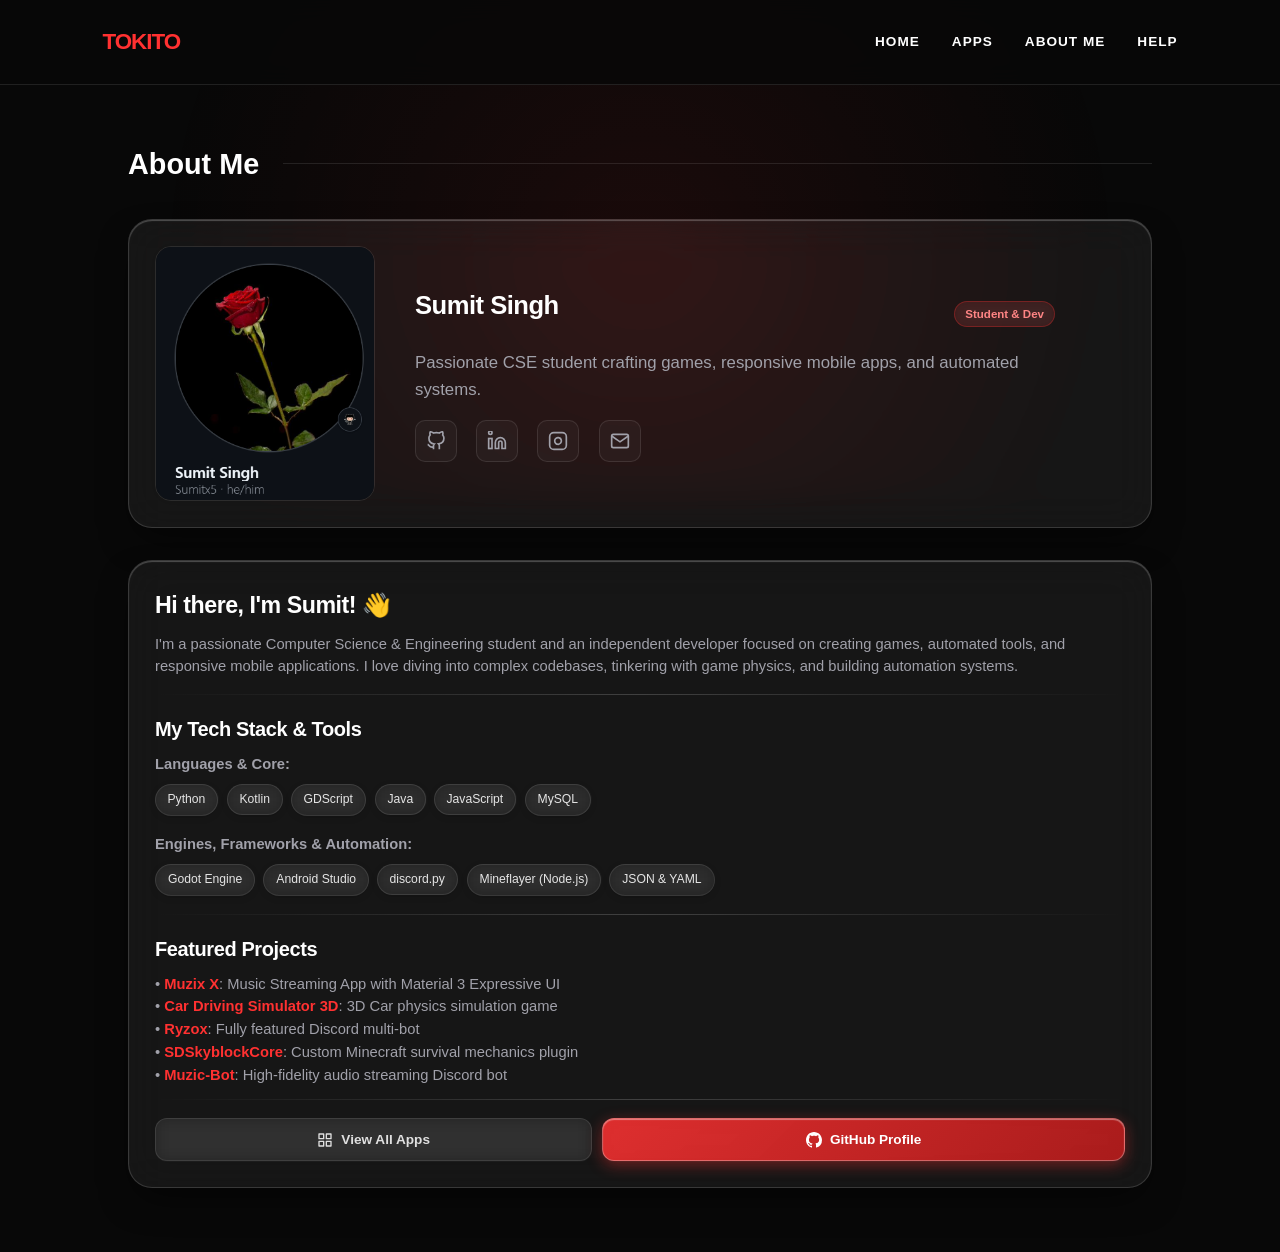
<file: aboutme/index.html>
<!DOCTYPE html>
<html lang="en">
<head>
    <meta charset="UTF-8">
    <meta name="viewport" content="width=device-width, initial-scale=1.0">
    <title>About Tokito</title>
    <link rel="stylesheet" href="../assets/css/index.css">
    <link rel="stylesheet" href="../assets/css/design.css">
</head>
<body>
    <nav>
        <div class="logo">Tokito</div>
        <div class="nav-links">
            <a href="../index.html">Home</a>
            <a href="../index.html#apps">Apps</a>
            <a href="../aboutme/">About Me</a>
            <a href="../help/">Help</a>
        </div>
    </nav>

    <br>
    <br>

    <h2 class="section-header" id="aboutme">About Me</h2>
    <div class="aboutme" id="aboutme_content">
        <div class="glass-card" style="margin-bottom: 2rem;">
            <div class="profile-layout" style="margin-bottom: 0;">
                <img src="../assets/images/profile.png" alt="Sumit" class="profile-img">
                
                <div class="profile-text-content" style="width: 100%;">
                    <div style="display: flex; justify-content: space-between; align-items: center; gap: 10px;">
                        <h3 class="glass-heading">Sumit Singh</h3>
                        <span class="glass-version">Student & Dev</span>
                    </div>
                    <p class="glass-desc" style="margin: 8px 0 16px;">
                        Passionate CSE student crafting games, responsive mobile apps, and automated systems.
                    </p>

                    <div class="social-links" style="margin-top: 0;">
                        <a href="https://github.com/Sumitx5" target="_blank" rel="noopener noreferrer" title="GitHub">
                            <svg viewBox="0 0 24 24" fill="none" stroke="currentColor" stroke-width="2"><path d="M9 19c-5 1.5-5-2.5-7-3m14 6v-3.87a3.37 3.37 0 0 0-.94-2.61c3.14-.35 6.44-1.54 6.44-7A5.44 5.44 0 0 0 20 4.77 5.07 5.07 0 0 0 19.91 1S18.73.65 16 2.48a13.38 13.38 0 0 0-7 0C6.27.65 5.09 1 5.09 1A5.07 5.07 0 0 0 5 4.77a5.44 5.44 0 0 0-1.5 3.78c0 5.42 3.3 6.61 6.44 7A3.37 3.37 0 0 0 9 18.13V22"></path></svg>
                        </a>
                        <a href="https://linkedin.com/in/Sumitx5" target="_blank" rel="noopener noreferrer" title="LinkedIn">
                            <svg viewBox="0 0 24 24" fill="none" stroke="currentColor" stroke-width="2"><path d="M16 8a6 6 0 0 1 6 6v7h-4v-7a2 2 0 0 0-2-2 2 2 0 0 0-2 2v7h-4v-7a6 6 0 0 1 6-6z"></path><rect x="2" y="9" width="4" height="12"></rect><circle cx="4" cy="2" r="2"></circle></svg>
                        </a>
                        <a href="https://instagram.com/Sumit_x1.1" target="_blank" rel="noopener noreferrer" title="Instagram">
                            <svg viewBox="0 0 24 24" fill="none" stroke="currentColor" stroke-width="2"><rect x="2" y="2" width="20" height="20" rx="5" ry="5"></rect><path d="M16 11.37A4 4 0 1 1 12.63 8 4 4 0 0 1 16 11.37z"></path><line x1="17.5" y1="6.5" x2="17.51" y2="6.5"></line></svg>
                        </a>
                        <a href="mailto:sumitsingh282698@gmail.com" title="Email">
                            <svg viewBox="0 0 24 24" fill="none" stroke="currentColor" stroke-width="2"><path d="M4 4h16c1.1 0 2 .9 2 2v12c0 1.1-.9 2-2 2H4c-1.1 0-2-.9-2-2V6c0-1.1.9-2 2-2z"></path><polyline points="22,6 12,13 2,6"></polyline></svg>
                        </a>
                    </div>
                </div>
            </div>
        </div>

        <div class="glass-card">
            <div class="title-row">
                <h3 class="glass-heading">Hi there, I'm Sumit! 👋</h3>
            </div>
            <p class="glass-desc">
                I'm a passionate Computer Science & Engineering student and an independent developer 
                focused on creating games, automated tools, and responsive mobile applications. 
                I love diving into complex codebases, tinkering with game physics, and building automation systems.
            </p>

            <hr class="glass-divider">

            <div class="title-row">
                <h3 class="glass-heading" style="font-size: 1.25rem;">My Tech Stack & Tools</h3>
            </div>
            <p class="glass-desc" style="margin-bottom: 8px;"><b>Languages & Core:</b></p>
            <div class="badge-group2">
                <span class="glass-badge">Python</span>
                <span class="glass-badge">Kotlin</span>
                <span class="glass-badge">GDScript</span>
                <span class="glass-badge">Java</span>
                <span class="glass-badge">JavaScript</span>
                <span class="glass-badge">MySQL</span>
            </div>

            <p class="glass-desc" style="margin-bottom: 8px;"><b>Engines, Frameworks & Automation:</b></p>
            <div class="badge-group2">
                <span class="glass-badge">Godot Engine</span>
                <span class="glass-badge">Android Studio</span>
                <span class="glass-badge">discord.py</span>
                <span class="glass-badge">Mineflayer (Node.js)</span>
                <span class="glass-badge">JSON & YAML</span>
            </div>

            <hr class="glass-divider">

            <div class="title-row">
                <h3 class="glass-heading" style="font-size: 1.25rem;">Featured Projects</h3>
            </div>
            <p class="glass-desc" style="margin-bottom: 12px;">
                • <a href="https://github.com/Sumitx5/Muzix_X" target="_blank" rel="noopener noreferrer" style="color: var(--primary); text-decoration: none; font-weight: 600;">Muzix X</a>: Music Streaming App with Material 3 Expressive UI<br>
                • <a href="https://github.com/Sumitx5/Rolling-Cars-3D" target="_blank" rel="noopener noreferrer" style="color: var(--primary); text-decoration: none; font-weight: 600;">Car Driving Simulator 3D</a>: 3D Car physics simulation game<br>
                • <a href="https://github.com/Sumitx5/Ryzox" target="_blank" rel="noopener noreferrer" style="color: var(--primary); text-decoration: none; font-weight: 600;">Ryzox</a>: Fully featured Discord multi-bot<br>
                • <a href="https://github.com/Sumitx5/SDSkyblockCore" target="_blank" rel="noopener noreferrer" style="color: var(--primary); text-decoration: none; font-weight: 600;">SDSkyblockCore</a>: Custom Minecraft survival mechanics plugin<br>
                • <a href="https://github.com/Sumitx5/Muzic-Bot" target="_blank" rel="noopener noreferrer" style="color: var(--primary); text-decoration: none; font-weight: 600;">Muzic-Bot</a>: High-fidelity audio streaming Discord bot
            </p>

            <hr class="glass-divider">

            <div class="glass-actions">
                <a href="../index.html" class="glass-btn-secondary">
                    <svg width="16" height="16" viewBox="0 0 24 24" fill="none" stroke="currentColor" stroke-width="2" stroke-linecap="round" stroke-linejoin="round">
                        <rect x="3" y="3" width="7" height="7"></rect>
                        <rect x="14" y="3" width="7" height="7"></rect>
                        <rect x="14" y="14" width="7" height="7"></rect>
                        <rect x="3" y="14" width="7" height="7"></rect>
                    </svg>
                    <span>View All Apps</span>
                </a>
                <a href="https://github.com/Sumitx5" target="_blank" rel="noopener noreferrer" class="glass-btn-primary">
                    <svg width="16" height="16" viewBox="0 0 24 24" fill="currentColor">
                        <path d="M12 0C5.37 0 0 5.37 0 12c0 5.31 3.435 9.795 8.205 11.385.6.105.825-.255.825-.57 0-.285-.015-1.23-.015-2.235-3.015.555-3.795-.735-4.035-1.41-.135-.345-.72-1.41-1.23-1.695-.42-.225-1.02-.78-.015-.795.945-.015 1.62.87 1.845 1.23 1.08 1.815 2.805 1.305 3.495.99.105-.78.42-1.305.765-1.605-2.67-.3-5.46-1.335-5.46-5.925 0-1.305.465-2.385 1.23-3.225-.12-.3-.54-1.53.12-3.18 0 0 1.005-.315 3.3 1.23.96-.27 1.98-.405 3-.405s2.04.135 3 .405c2.295-1.56 3.3-1.23 3.3-1.23.66 1.65.24 2.88.12 3.18.765.84 1.23 1.905 1.23 3.225 0 4.605-2.805 5.625-5.475 5.925.435.375.81 1.095.81 2.22 0 1.605-.015 2.895-.015 3.3 0 .315.225.69.825.57A12.02 12.02 0 0024 12c0-6.63-5.37-12-12-12z"/>
                    </svg>
                    <span>GitHub Profile</span>
                </a>
            </div>
        </div>
    </div>
</body>
</html>
</file>
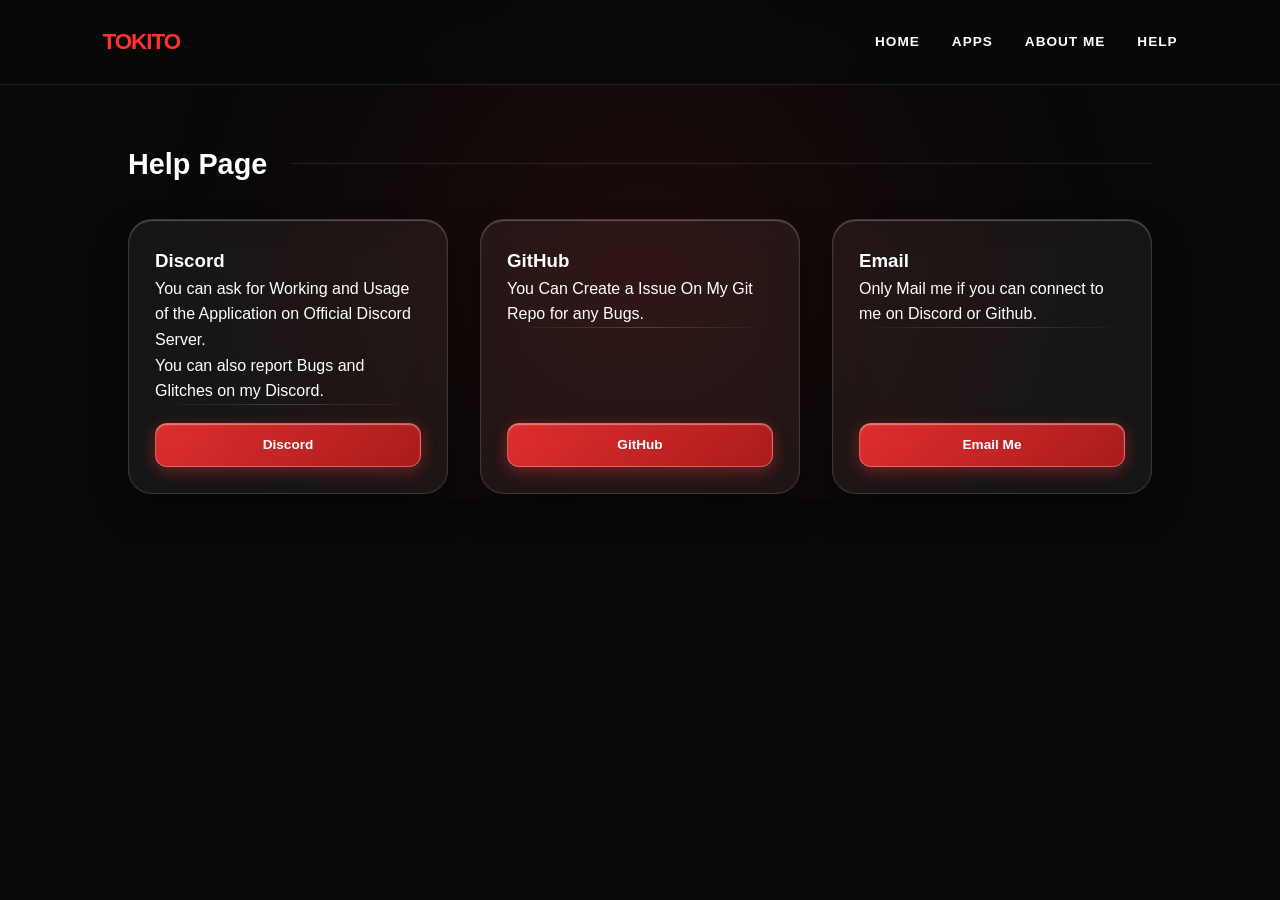
<file: help/index.html>
<!DOCTYPE html>
<html lang="en">
<head>
    <meta charset="UTF-8">
    <meta name="viewport" content="width=device-width, initial-scale=1.0">
    <title>Help Tokito's World</title>
    <link rel="stylesheet" href="../assets/css/index.css">
    <link rel="stylesheet" href="../assets/css/design.css">
</head>
<body>
    <nav>
        <div class="logo" href="../index.html">Tokito</div>
        <div class="nav-links">
            <a href="../index.html">Home</a>
            <a href="../index.html#apps">Apps</a>
            <a href="../aboutme/">About Me</a>
            <a href="../help/">Help</a>
        </div>
    </nav>

    <br>
    <br>

    <h2 class="section-header" id="aboutme">Help Page</h2>
    <div class="cards-grid">
        <div class="glass-card">
            <h3>Discord</h3>
            <p>You can ask for Working and Usage of the Application on Official Discord Server.</p>
            <p>You can also report Bugs and Glitches on my Discord.</p>
            <div class="glass-divider"></div>
            <div class="glass-actions">
                <a href="#" class="glass-btn-primary">
                    Discord
                </a>
            </div>
        </div>

        <div class="glass-card">
            <h3>GitHub</h3>
            <p>You Can Create a Issue On My Git Repo for any Bugs.</p>
            <div class="glass-divider"></div>
            <div class="glass-actions">
                <a href="#" class="glass-btn-primary">
                    GitHub
                </a>
            </div>
        </div>

        <div class="glass-card">
            <h3>Email</h3>
            <p>Only Mail me if you can connect to me on Discord or Github.</p>
            <div class="glass-divider"></div>
            <div class="glass-actions">
                <a href="#" class="glass-btn-primary">
                    Email Me
                </a>
            </div>
        </div>
    </div>
</body>
</html>
</file>
<file: assets/css/index.css>
:root {
    --primary: #ff3131;
    --bg-dark: #080808;
    --card-bg: rgba(255, 255, 255, 0.03);
    --border-color: rgba(255, 255, 255, 0.1);
    --text-main: #ffffff;
    --text-dim: #a1a1aa;
    --transition: all 0.4s cubic-bezier(0.175, 0.885, 0.32, 1.275);
}

* {
    margin: 0;
    padding: 0;
    box-sizing: border-box;
    scroll-behavior: smooth;
}

body {
    font-family: 'Segoe UI', Roboto, -apple-system, sans-serif;
    background-color: var(--bg-dark);
    color: var(--text-main);
    overflow-x: hidden;
    line-height: 1.6;
}

/*Background */
body::before {
    content: "";
    position: fixed;
    top: 0;
    left: 50%;
    transform: translateX(-50%);
    width: 100%;
    height: 500px;
    background: radial-gradient(circle, rgba(255, 49, 49, 0.08) 0%, transparent 70%);
    z-index: -1;
    pointer-events: none;
}

/*Navigation */
nav {
    position: fixed;
    top: 0;
    width: 100%;
    padding: 1.5rem 8%;
    display: flex;
    justify-content: space-between;
    align-items: center;
    background: rgba(8, 8, 8, 0.8);
    backdrop-filter: blur(12px);
    border-bottom: 1px solid var(--border-color);
    z-index: 1000;
}

.logo {
    font-size: 1.4rem;
    font-weight: 800;
    letter-spacing: -1px;
    color: var(--primary);
    text-transform: uppercase;
}

.nav-links {
    display: flex;
    gap: 2rem;
}

.nav-links a {
    text-decoration: none;
    color: var(--text-main);
    font-size: 0.85rem;
    font-weight: 600;
    text-transform: uppercase;
    letter-spacing: 1px;
    transition: 0.3s;
}

.nav-links a:hover {
    color: var(--primary);
}

/*Main*/
.hero {
    height: 100vh;
    display: flex;
    flex-direction: column;
    justify-content: center;
    align-items: center;
    text-align: center;
    padding: 0 10%;
}

.hero h1 {
    font-size: clamp(2.5rem, 8vw, 5rem);
    font-weight: 900;
    margin-bottom: 1rem;
    letter-spacing: -2px;
}

.hero h1 span {
    color: var(--primary);
    text-shadow: 0 0 20px rgba(255, 49, 49, 0.3);
}

.hero p {
    font-size: 1.2rem;
    color: var(--text-dim);
    max-width: 650px;
    margin-bottom: 2.5rem;
}

.cta-btn {
    padding: 1rem 2.5rem;
    background: var(--primary);
    color: white;
    text-decoration: none;
    font-weight: 700;
    border-radius: 12px;
    transition: var(--transition);
    box-shadow: 0 10px 20px rgba(255, 49, 49, 0.2);
}

.cta-btn:hover {
    transform: translateY(-5px);
    box-shadow: 0 15px 30px rgba(255, 49, 49, 0.4);
}

/*Apps Section*/
.section-header {
    margin-top: 2%;
    padding: 4rem 10% 2rem;
    font-size: 1.8rem;
    display: flex;
    align-items: center;
    gap: 1.5rem;
}

.section-header::after {
    content: "";
    height: 1px;
    background: var(--border-color);
    flex-grow: 1;
}

.grid-container {
    display: grid;
    grid-template-columns: repeat(auto-fit, minmax(320px, 1fr));
    gap: 2rem;
    padding: 0 10% 6rem;
}

.card {
    background: var(--card-bg);
    border: 1px solid var(--border-color);
    padding: 2.5rem;
    border-radius: 24px;
    transition: var(--transition);
    position: relative;
    overflow: hidden;
}

.card:hover {
    border-color: var(--primary);
    background: rgba(255, 49, 49, 0.02);
    transform: translateY(-10px);
}

.card h3 {
    font-size: 1.6rem;
    margin-bottom: 1rem;
}

.card p {
    color: var(--text-dim);
    margin-bottom: 2rem;
    font-size: 0.95rem;
}

.badge-group {
    display: flex;
    gap: 0.6rem;
}

.badge {
    font-size: 0.7rem;
    padding: 0.4rem 0.8rem;
    background: rgba(255, 255, 255, 0.05);
    border-radius: 50px;
    border: 1px solid var(--border-color);
    color: var(--text-dim);
}

/* About Me*/
.aboutme {
    display: flex;
    flex-direction: column;
    align-items: center;
    padding: 0 10% 4rem;
}

.profile-layout {
    display: flex;
    align-items: center;
    gap: 2.5rem;
    max-width: 900px;
    margin-bottom: 3rem;
}

.profile-img {
    width: 220px;
    height: auto;
    border-radius: 16px;
    border: 1px solid var(--border-color);
    object-fit: cover;
}

.profile-text-content {
    text-align: left;
}

.profile-text-content h3 {
    font-size: 1.6rem;
    margin-bottom: 1rem;
}

.profile-text-content p {
    font-size: 1.05rem;
    color: var(--text-dim);
    line-height: 1.6;
}

.section-text {
    width: 100%;
    max-width: 900px;
    text-align: left;
    background: var(--card-bg);
    border: 1px solid var(--border-color);
    padding: 2rem;
    border-radius: 20px;
}

.section-text h3 {
    font-size: 1.3rem;
    margin-bottom: 1rem;
    color: var(--text-main);
}

.section-text p {
    font-size: 0.95rem;
    color: var(--text-dim);
    line-height: 1.8;
}

.section-text p a{
    text-decoration: none;
    color: var(--primary);
    font-size: 1rem;
}

.social-links {
    display: flex;
    gap: 1.2rem;
    margin-top: 1.5rem;
}

.social-links a {
    display: flex;
    align-items: center;
    justify-content: center;
    width: 42px;
    height: 42px;
    background: var(--card-bg);
    border: 1px solid var(--border-color);
    color: var(--text-dim);
    border-radius: 10px;
    transition: var(--transition);
}

.social-links a:hover {
    color: var(--primary);
    border-color: var(--primary);
    background: rgba(255, 49, 49, 0.05);
    transform: translateY(-3px);
    box-shadow: 0 5px 15px rgba(255, 49, 49, 0.2);
}

.social-links svg {
    width: 20px;
    height: 20px;
}

@media (max-width: 768px) {
    .section-header {
        font-size: 1.5rem;
        gap: 0.5rem;
    }

    .profile-layout {
        flex-direction: row; 
        align-items: flex-start;
        gap: 1.2rem;
        width: 100%;
        margin-bottom: 2rem;
    }

    .profile-img {
        margin-top: 3%;
        width: 70px;
        height: 70px;
        border-radius: 50%;
        flex-shrink: 0;
        object-fit: cover;
    }

    .profile-text-content h3 {
        font-size: 1.25rem;
        margin-bottom: 0.4rem;
        line-height: 1.3;
    }

    .profile-text-content p {
        font-size: 0.9rem;
    }
    
    .section-text {
        padding: 1.5rem;
    }

    .social-links {
        justify-content: flex-start;
        gap: 1rem;
        margin-top: 1.2rem;
    }
}

/*Footer */
footer {
    padding: 5rem 10%;
    border-top: 1px solid var(--border-color);
    text-align: center;
}

.footer-links {
    margin-bottom: 2rem;
    display: flex;
    justify-content: center;
    gap: 3rem;
}

.footer-links a {
    color: var(--text-dim);
    text-decoration: none;
    font-size: 1.5rem;
    transition: 0.3s;
}

.footer-links a:hover {
    color: var(--primary);
}

.copyright {
    color: #444;
    font-size: 0.8rem;
}

.card-link {
    text-decoration: none;
    color: inherit;
    display: block;
}

.card-link:focus {
    outline: none;
}

.card:hover {
    cursor: pointer;
    border-color: var(--primary);
    background: rgba(255, 49, 49, 0.05);
}

.icon {
    height: 45px; 
    width: 45px; 
    margin-left: 65%;
}

.terms-section {
    padding: 4rem 10%;
    max-width: 1000px;
    margin: 0 auto;
}
.terms-content {
    padding: 2.5rem;
    border-radius: 20px;
    background: rgba(255, 255, 255, 0.02);
    border: 1px solid var(--border-color);
    font-size: 0.9rem;
    color: var(--text-dim);
}
.terms-content p {
    margin-bottom: 1.5rem;
}
.terms-content strong {
    color: var(--primary);
    display: block;
    margin-bottom: 0.3rem;
}

@media (max-width: 768px) {
    .nav-links { display: none; }
    .hero h1 { font-size: 3rem; }
    .grid-container { grid-template-columns: 1fr; }
    .icon { height: 40px; width: 40px; margin-left: 52%;}
}

.hidden {
    display: none !important;
}
</file>
<file: assets/css/design.css>
:root {
    --primary: #ff3131;
    --primary-glow: rgba(255, 49, 49, 0.4);
    --bg-dark: #080808;
    --card-bg: rgba(255, 255, 255, 0.03);
    --border-color: rgba(255, 255, 255, 0.1);
    --text-main: #ffffff;
    --text-dim: #a1a1aa;
    --transition: all 0.4s cubic-bezier(0.175, 0.885, 0.32, 1.275);
    --glass-bg: rgba(255, 255, 255, 0.06);
    --glass-border: rgba(255, 255, 255, 0.15);
    --glass-blur: blur(20px) saturate(180%);
    --glass-shadow: 0 16px 36px -10px rgba(0, 0, 0, 0.6);
    --glass-highlight: inset 0 1px 1px 0 rgba(255, 255, 255, 0.25);
}

.grid-container,
.cards-grid {
    display: grid;
    grid-template-columns: repeat(auto-fit, minmax(320px, 1fr));
    gap: 2rem;
    padding: 0 10% 6rem;
}

.glass-card {
    position: relative;
    width: 100%;
    padding: 26px;
    border-radius: 24px;
    background: var(--glass-bg);
    backdrop-filter: var(--glass-blur);
    -webkit-backdrop-filter: var(--glass-blur);
    border: 1px solid var(--glass-border);
    box-shadow: var(--glass-shadow), var(--glass-highlight);
    box-sizing: border-box;
    display: flex;
    flex-direction: column;
    justify-content: space-between;
    transition: transform 0.35s cubic-bezier(0.16, 1, 0.3, 1), box-shadow 0.35s ease, border-color 0.35s ease;
}

.glass-card:hover {
    transform: translateY(-6px);
    border-color: rgba(255, 49, 49, 0.35);
    box-shadow: 0 22px 45px -10px rgba(0, 0, 0, 0.75), inset 0 1px 2px 0 rgba(255, 255, 255, 0.4);
}

/* Circular Frosted App Icon */
.glass-icon-circle {
    width: 60px;
    height: 60px;
    border-radius: 50%;
    margin-bottom: 18px;
    background: rgba(255, 255, 255, 0.08);
    backdrop-filter: blur(12px);
    -webkit-backdrop-filter: blur(12px);
    border: 1px solid rgba(255, 255, 255, 0.22);
    box-shadow: 0 6px 16px rgba(0, 0, 0, 0.3), inset 0 2px 2px rgba(255, 255, 255, 0.35);
    display: flex;
    align-items: center;
    justify-content: center;
    overflow: hidden;
}

.app-icon-img {
    width: 100%;
    height: 100%;
    object-fit: cover;
    border-radius: 50%;
}

.fallback-icon {
    color: var(--primary);
}

/* Heading & Version Pill */
.title-row {
    display: flex;
    align-items: center;
    justify-content: space-between;
    gap: 12px;
    margin-bottom: 8px;
}

.glass-heading {
    margin: 0;
    font-size: 1.45rem;
    font-weight: 700;
    letter-spacing: -0.02em;
    color: var(--text-main);
}

.glass-version {
    padding: 3px 10px;
    font-size: 0.72rem;
    font-weight: 600;
    color: #ff8585;
    background: rgba(255, 49, 49, 0.12);
    border: 1px solid rgba(255, 49, 49, 0.3);
    border-radius: 9999px;
    backdrop-filter: blur(8px);
    -webkit-backdrop-filter: blur(8px);
}

/* Card Description */
.glass-desc {
    margin: 0 0 16px 0;
    font-size: 0.92rem;
    line-height: 1.55;
    color: var(--text-dim);
}

/* Badges Container & Tags */
.badge-group2,
.badge-group {
    display: flex;
    flex-wrap: wrap;
    gap: 8px;
    margin-bottom: 18px;
}

.glass-badge,
.badge {
    padding: 5px 12px;
    border-radius: 9999px;
    font-size: 0.76rem;
    font-weight: 500;
    color: rgba(255, 255, 255, 0.88);
    background: rgba(255, 255, 255, 0.05);
    backdrop-filter: blur(8px);
    -webkit-backdrop-filter: blur(8px);
    border: 1px solid var(--border-color);
    box-shadow: 0 2px 6px rgba(0, 0, 0, 0.15);
    transition: 0.2s ease;
}

.glass-badge:hover,
.badge:hover {
    background: rgba(255, 255, 255, 0.12);
    border-color: rgba(255, 255, 255, 0.3);
    transform: translateY(-2px);
    color: #ffffff;
}

/* Frosted Divider */
.glass-divider {
    border: none;
    height: 1px;
    margin: 0 0 18px 0;
    background: linear-gradient(
        90deg, 
        rgba(255, 255, 255, 0) 0%, 
        rgba(255, 255, 255, 0.18) 50%, 
        rgba(255, 255, 255, 0) 100%
    );
}

/* Action Buttons Container */
.glass-actions {
    display: flex;
    gap: 10px;
    align-items: center;
    margin-top: auto;
}

/* Secondary Action Button (Details / GitHub) */
.glass-btn-secondary {
    flex: 1;
    display: inline-flex;
    align-items: center;
    justify-content: center;
    gap: 8px;
    padding: 10px 14px;
    border-radius: 12px;
    font-size: 0.85rem;
    font-weight: 600;
    text-decoration: none;
    color: rgba(255, 255, 255, 0.85);
    background: rgba(255, 255, 255, 0.06);
    backdrop-filter: blur(8px);
    -webkit-backdrop-filter: blur(8px);
    border: 1px solid var(--border-color);
    box-sizing: border-box;
    transition: all 0.25s ease;
}

.glass-btn-secondary:hover {
    background: rgba(255, 255, 255, 0.12);
    border-color: rgba(255, 255, 255, 0.25);
    color: #fff;
    transform: translateY(-2px);
}

.glass-btn-primary {
    flex: 1.2;
    display: inline-flex;
    align-items: center;
    justify-content: center;
    gap: 8px;
    padding: 10px 16px;
    border-radius: 12px;
    font-size: 0.85rem;
    font-weight: 600;
    text-decoration: none;
    color: #ffffff;
    background: linear-gradient(135deg, rgba(255, 49, 49, 0.85) 0%, rgba(185, 28, 28, 0.9) 100%);
    backdrop-filter: blur(10px);
    -webkit-backdrop-filter: blur(10px);
    border: 1px solid rgba(255, 255, 255, 0.3);
    box-shadow: 0 4px 15px var(--primary-glow), inset 0 1px 1px rgba(255, 255, 255, 0.4);
    box-sizing: border-box;
    transition: all 0.25s ease;
}

.glass-btn-primary:hover {
    background: linear-gradient(135deg, rgba(255, 49, 49, 1) 0%, rgba(220, 38, 38, 1) 100%);
    box-shadow: 0 6px 22px rgba(255, 49, 49, 0.55), inset 0 1px 2px rgba(255, 255, 255, 0.6);
    transform: translateY(-2px);
}

.card {
    background: var(--card-bg);
    border: 1px solid var(--border-color);
    padding: 2.5rem;
    border-radius: 24px;
    transition: var(--transition);
    position: relative;
    overflow: hidden;
}

.card:hover {
    border-color: var(--primary);
    background: rgba(255, 49, 49, 0.02);
    transform: translateY(-10px);
}

.card-link {
    text-decoration: none;
    color: inherit;
    display: block;
}

.card-link:focus {
    outline: none;
}
</file>
